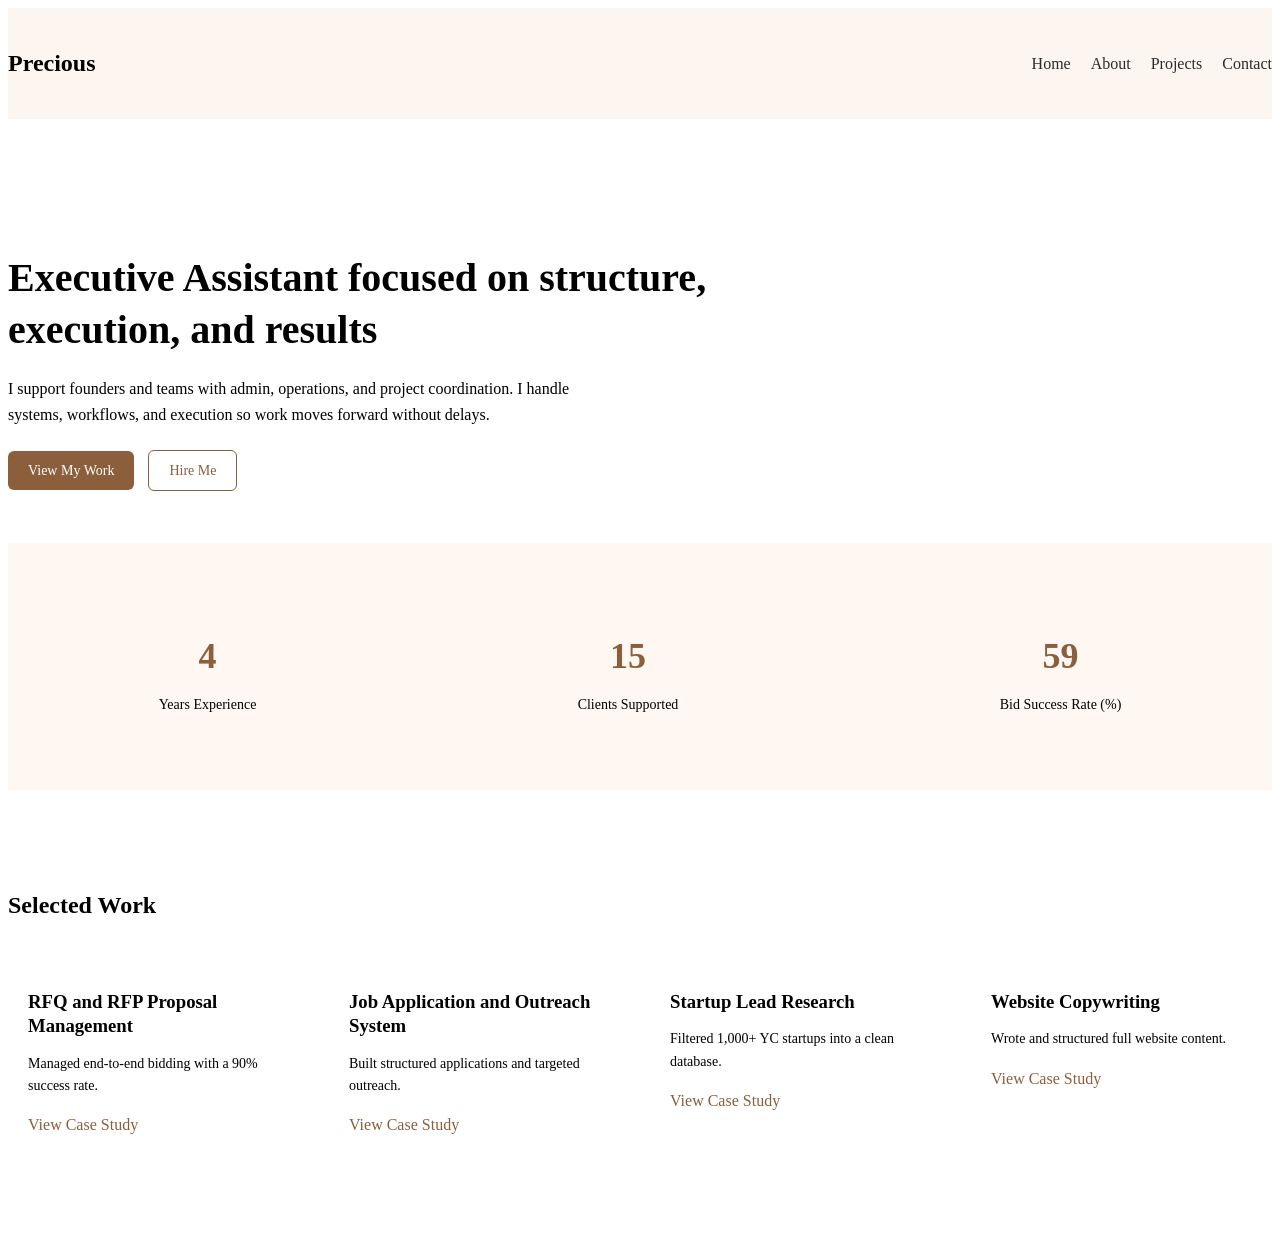
<file: index.html>
<!DOCTYPE html>
<html lang="en">
<head>
  <meta charset="UTF-8">
  <meta name="viewport" content="width=device-width, initial-scale=1.0">
  <title>Precious Chuckson | Executive Assistant</title>

  <link href="https://fonts.googleapis.com/css2?family=Montserrat:wght@300;400;600&display=swap" rel="stylesheet">
  <link rel="stylesheet" href="css/styles.css">
</head>

<body>

  <!-- NAVBAR -->
  <nav class="navbar">
    <div class="container nav-container">
      <h2 class="logo">Precious</h2>

      <ul class="nav-links">
        <li><a href="index.html">Home</a></li>
        <li><a href="about.html">About</a></li>
        <li><a href="projects.html">Projects</a></li>
        <li><a href="contact.html">Contact</a></li>
      </ul>
    </div>
  </nav>

  <!-- HERO -->
  <section class="hero">
    <div class="container hero-content">

      <h1>
        Executive Assistant focused on structure, execution, and results
      </h1>

      <p>
        I support founders and teams with admin, operations, and project coordination.
        I handle systems, workflows, and execution so work moves forward without delays.
      </p>

      <div class="hero-buttons">
        <a href="projects.html" class="btn primary">View My Work</a>
        <a href="contact.html" class="btn secondary">Hire Me</a>
      </div>

    </div>
  </section>

  <!-- STATS -->
<section class="stats">
  <div class="container stats-container">

    <div class="stat">
      <h2 class="count" data-target="4">0</h2>
      <p>Years Experience</p>
    </div>

    <div class="stat">
      <h2 class="count" data-target="15">0</h2>
      <p>Clients Supported</p>
    </div>

    <div class="stat">
      <h2 class="count" data-target="90">0</h2>
      <p>Bid Success Rate (%)</p>
    </div>

  </div>
</section>

<!-- PROJECTS PREVIEW -->
<section class="projects-preview">
  <div class="container">

    <h2>Selected Work</h2>

    <div class="projects-grid">

      <div class="project-card">
        <h3>RFQ and RFP Proposal Management</h3>
        <p>Managed end-to-end bidding with a 90% success rate.</p>
        <a href="case-studies/rfp.html">View Case Study</a>
      </div>

      <div class="project-card">
        <h3>Job Application and Outreach System</h3>
        <p>Built structured applications and targeted outreach.</p>
        <a href="case-studies/job-system.html">View Case Study</a>
      </div>

      <div class="project-card">
        <h3>Startup Lead Research</h3>
        <p>Filtered 1,000+ YC startups into a clean database.</p>
        <a href="case-studies/leads.html">View Case Study</a>
      </div>

      <div class="project-card">
        <h3>Website Copywriting</h3>
        <p>Wrote and structured full website content.</p>
        <a href="case-studies/copywriting.html">View Case Study</a>
      </div>

    </div>

  </div>
</section>

  <script src="js/script.js"></script>

</body>
</html>
</file>
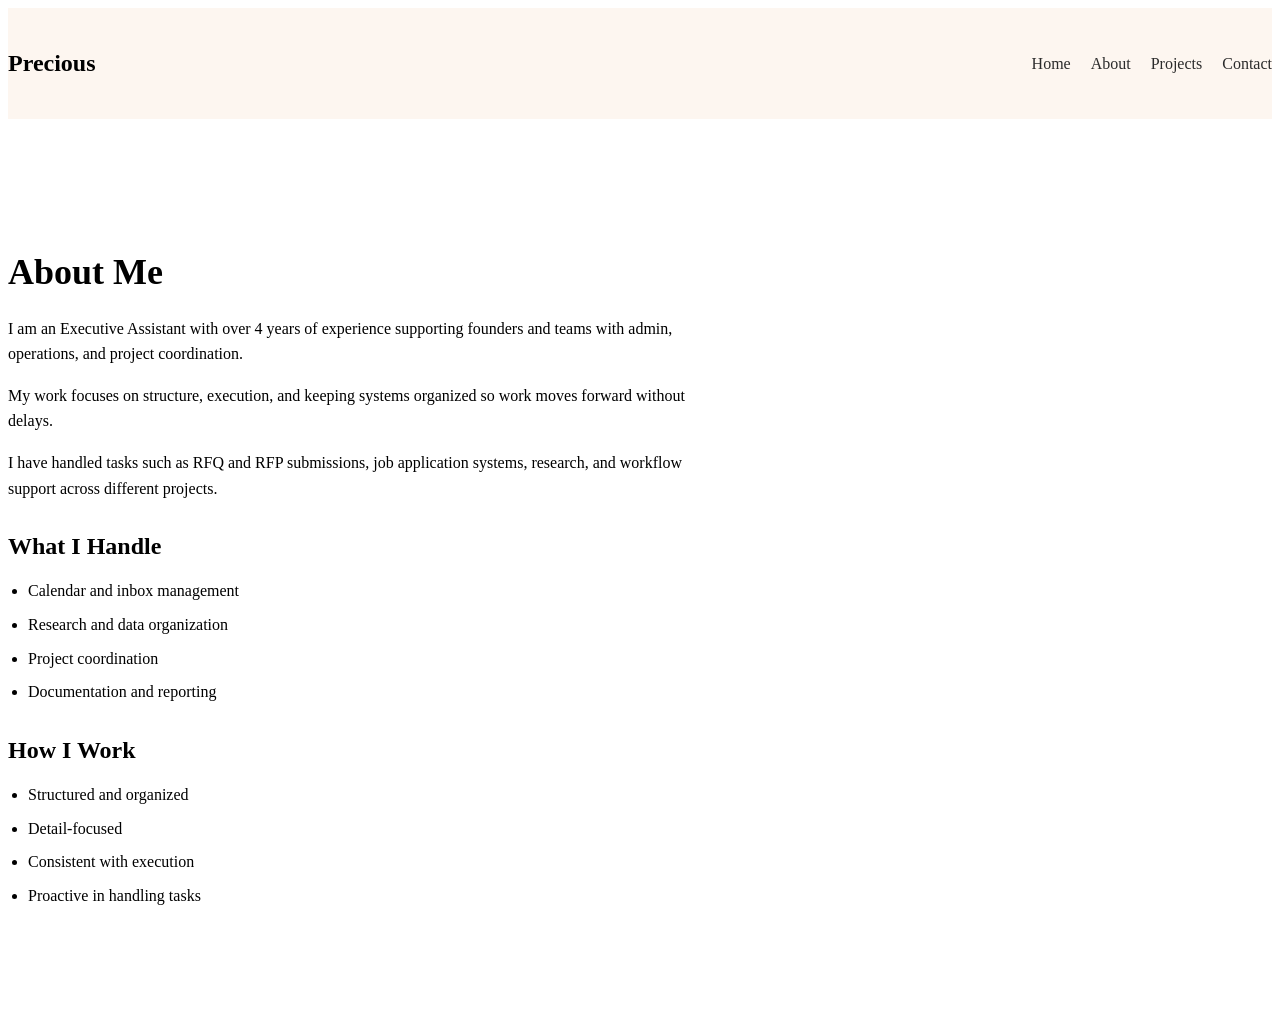
<file: about.html>
<!DOCTYPE html>
<html lang="en">
<head>
  <meta charset="UTF-8">
  <meta name="viewport" content="width=device-width, initial-scale=1.0">
  <title>About | Precious Chuckson</title>

  <link href="https://fonts.googleapis.com/css2?family=Montserrat:wght@300;400;600&display=swap" rel="stylesheet">
  <link rel="stylesheet" href="css/styles.css">
</head>

<body>

  <!-- NAVBAR -->
  <nav class="navbar">
    <div class="container nav-container">
      <h2 class="logo">Precious</h2>

      <ul class="nav-links">
        <li><a href="index.html">Home</a></li>
        <li><a href="about.html">About</a></li>
        <li><a href="projects.html">Projects</a></li>
        <li><a href="contact.html">Contact</a></li>
      </ul>
    </div>
  </nav>

  <!-- ABOUT -->
  <section class="about">
    <div class="container">

      <h1>About Me</h1>

      <p>
        I am an Executive Assistant with over 4 years of experience supporting founders and teams with admin, operations, and project coordination.
      </p>

      <p>
        My work focuses on structure, execution, and keeping systems organized so work moves forward without delays.
      </p>

      <p>
        I have handled tasks such as RFQ and RFP submissions, job application systems, research, and workflow support across different projects.
      </p>

      <h2>What I Handle</h2>
      <ul>
        <li>Calendar and inbox management</li>
        <li>Research and data organization</li>
        <li>Project coordination</li>
        <li>Documentation and reporting</li>
      </ul>

      <h2>How I Work</h2>
      <ul>
        <li>Structured and organized</li>
        <li>Detail-focused</li>
        <li>Consistent with execution</li>
        <li>Proactive in handling tasks</li>
      </ul>

    </div>
  </section>

</body>
</html>
</file>
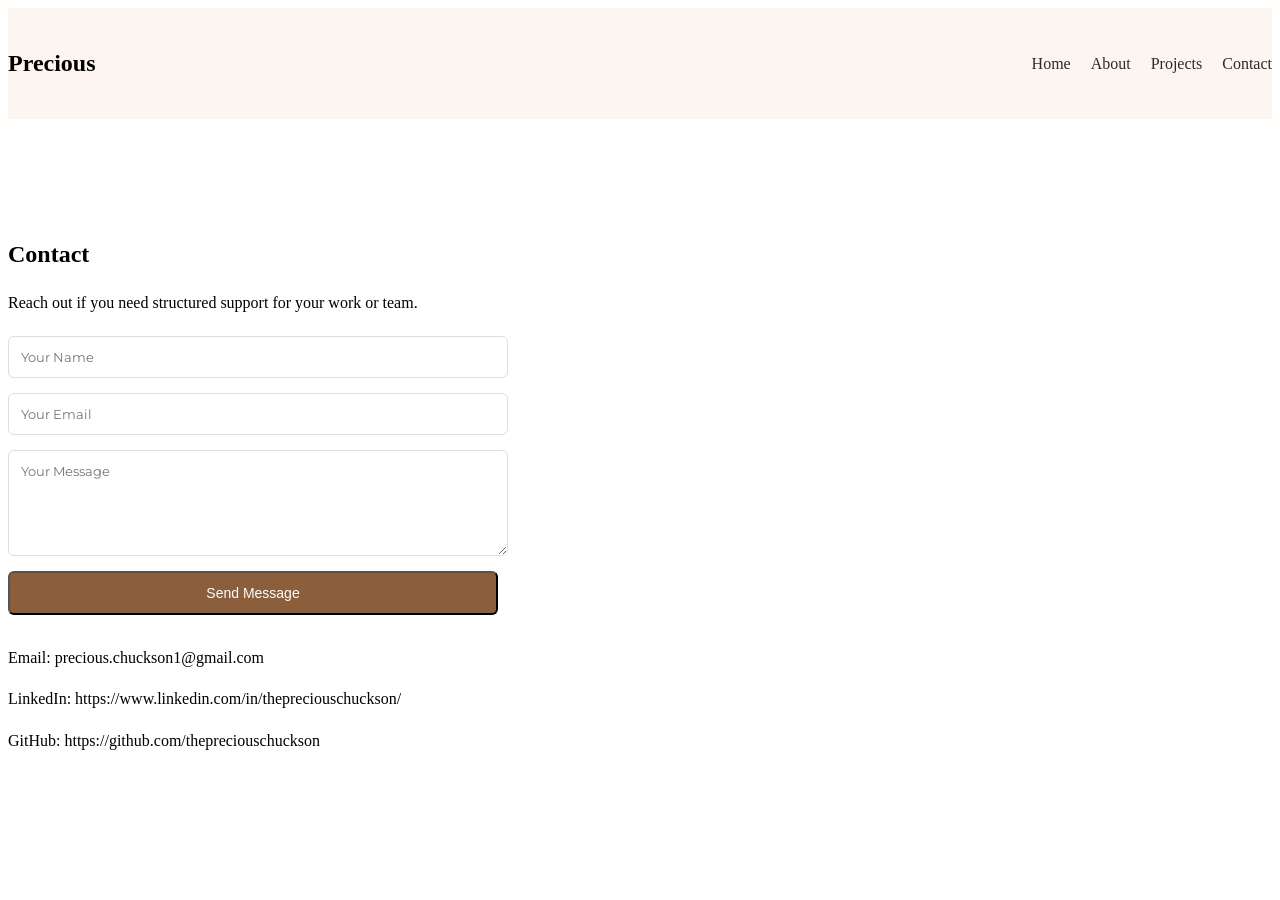
<file: contact.html>
<!DOCTYPE html>
<html lang="en">
<head>
  <meta charset="UTF-8">
  <meta name="viewport" content="width=device-width, initial-scale=1.0">
  <title>Contact | Precious Chuckson</title>

  <link href="https://fonts.googleapis.com/css2?family=Montserrat:wght@300;400;600&display=swap" rel="stylesheet">
  <link rel="stylesheet" href="css/styles.css">
</head>

<body>

  <!-- NAVBAR -->
  <nav class="navbar">
    <div class="container nav-container">
      <h2 class="logo">Precious</h2>

      <ul class="nav-links">
        <li><a href="index.html">Home</a></li>
        <li><a href="about.html">About</a></li>
        <li><a href="projects.html">Projects</a></li>
        <li><a href="contact.html">Contact</a></li>
      </ul>
    </div>
  </nav>

  <!-- CONTACT -->
  <section class="contact">
    <div class="container">

      <h1>Contact</h1>

      <p>
        Reach out if you need structured support for your work or team.
      </p>

      <form class="contact-form">
        <input type="text" placeholder="Your Name" required>
        <input type="email" placeholder="Your Email" required>
        <textarea placeholder="Your Message" rows="5" required></textarea>

        <button type="submit" class="btn primary">Send Message</button>
      </form>

      <div class="contact-links">
        <p>Email: precious.chuckson1@gmail.com</p>
        <p>LinkedIn: https://www.linkedin.com/in/thepreciouschuckson/</p>
        <p>GitHub: https://github.com/thepreciouschuckson</p>
      </div>

    </div>
  </section>

</body>
</html>
</file>
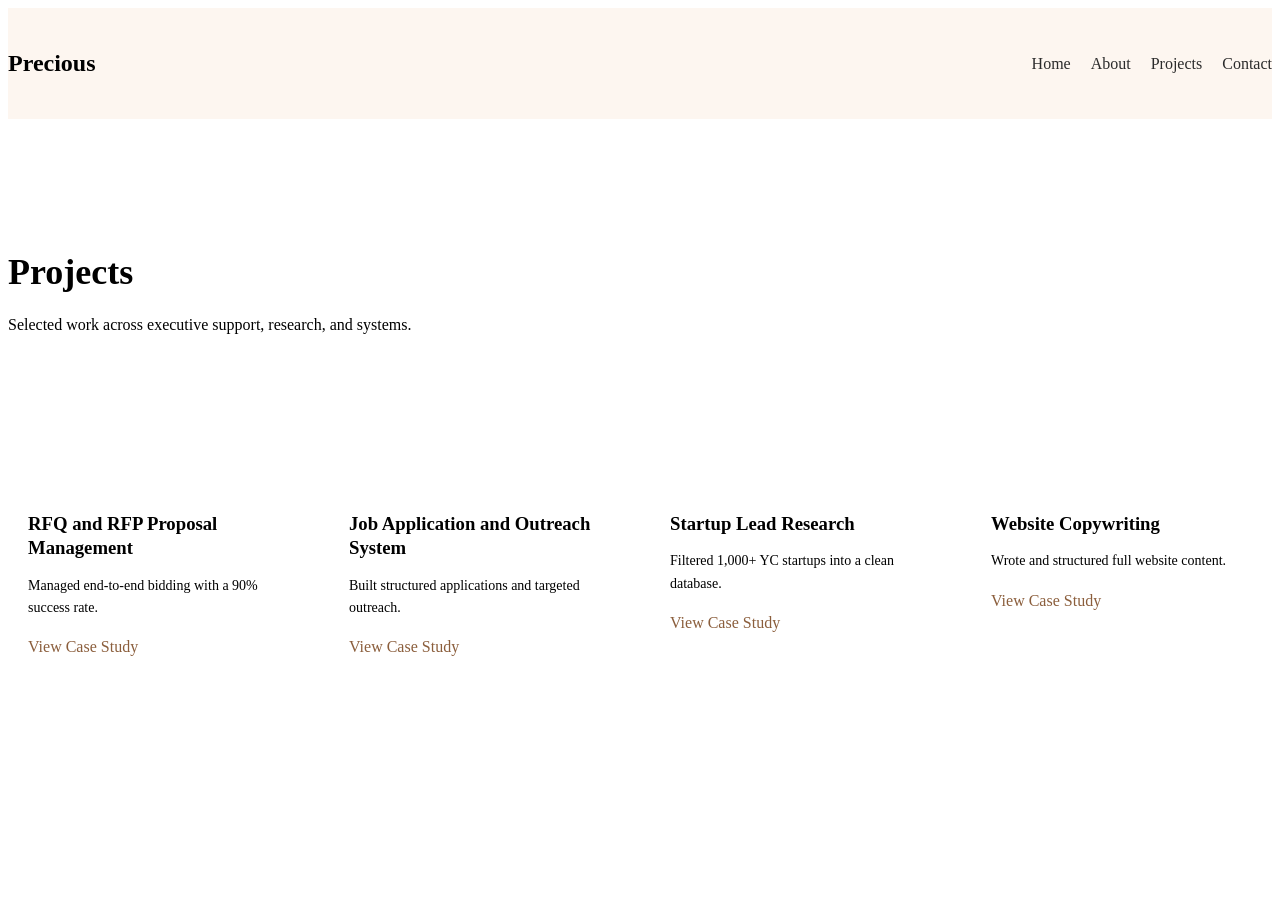
<file: projects.html>
<!DOCTYPE html>
<html lang="en">
<head>
  <meta charset="UTF-8">
  <meta name="viewport" content="width=device-width, initial-scale=1.0">
  <title>Projects | Precious Chuckson</title>

  <link href="https://fonts.googleapis.com/css2?family=Montserrat:wght@300;400;600&display=swap" rel="stylesheet">
  <link rel="stylesheet" href="css/styles.css">
</head>

<body>

  <!-- NAVBAR -->
  <nav class="navbar">
    <div class="container nav-container">
      <h2 class="logo">Precious</h2>

      <ul class="nav-links">
        <li><a href="index.html">Home</a></li>
        <li><a href="about.html">About</a></li>
        <li><a href="projects.html">Projects</a></li>
        <li><a href="contact.html">Contact</a></li>
      </ul>
    </div>
  </nav>

  <!-- HEADER -->
  <section class="projects-header">
    <div class="container">
      <h1>Projects</h1>
      <p>Selected work across executive support, research, and systems.</p>
    </div>
  </section>

  <!-- PROJECTS GRID -->
  <section class="projects-list">
    <div class="container projects-grid">

      <div class="project-card">
        <h3>RFQ and RFP Proposal Management</h3>
        <p>Managed end-to-end bidding with a 90% success rate.</p>
        <a href="case-studies/rfp.html">View Case Study</a>
      </div>

      <div class="project-card">
        <h3>Job Application and Outreach System</h3>
        <p>Built structured applications and targeted outreach.</p>
        <a href="case-studies/job-system.html">View Case Study</a>
      </div>

      <div class="project-card">
        <h3>Startup Lead Research</h3>
        <p>Filtered 1,000+ YC startups into a clean database.</p>
        <a href="case-studies/leads.html">View Case Study</a>
      </div>

      <div class="project-card">
        <h3>Website Copywriting</h3>
        <p>Wrote and structured full website content.</p>
        <a href="case-studies/copywriting.html">View Case Study</a>
      </div>

    </div>
  </section>

</body>
</html>
</file>
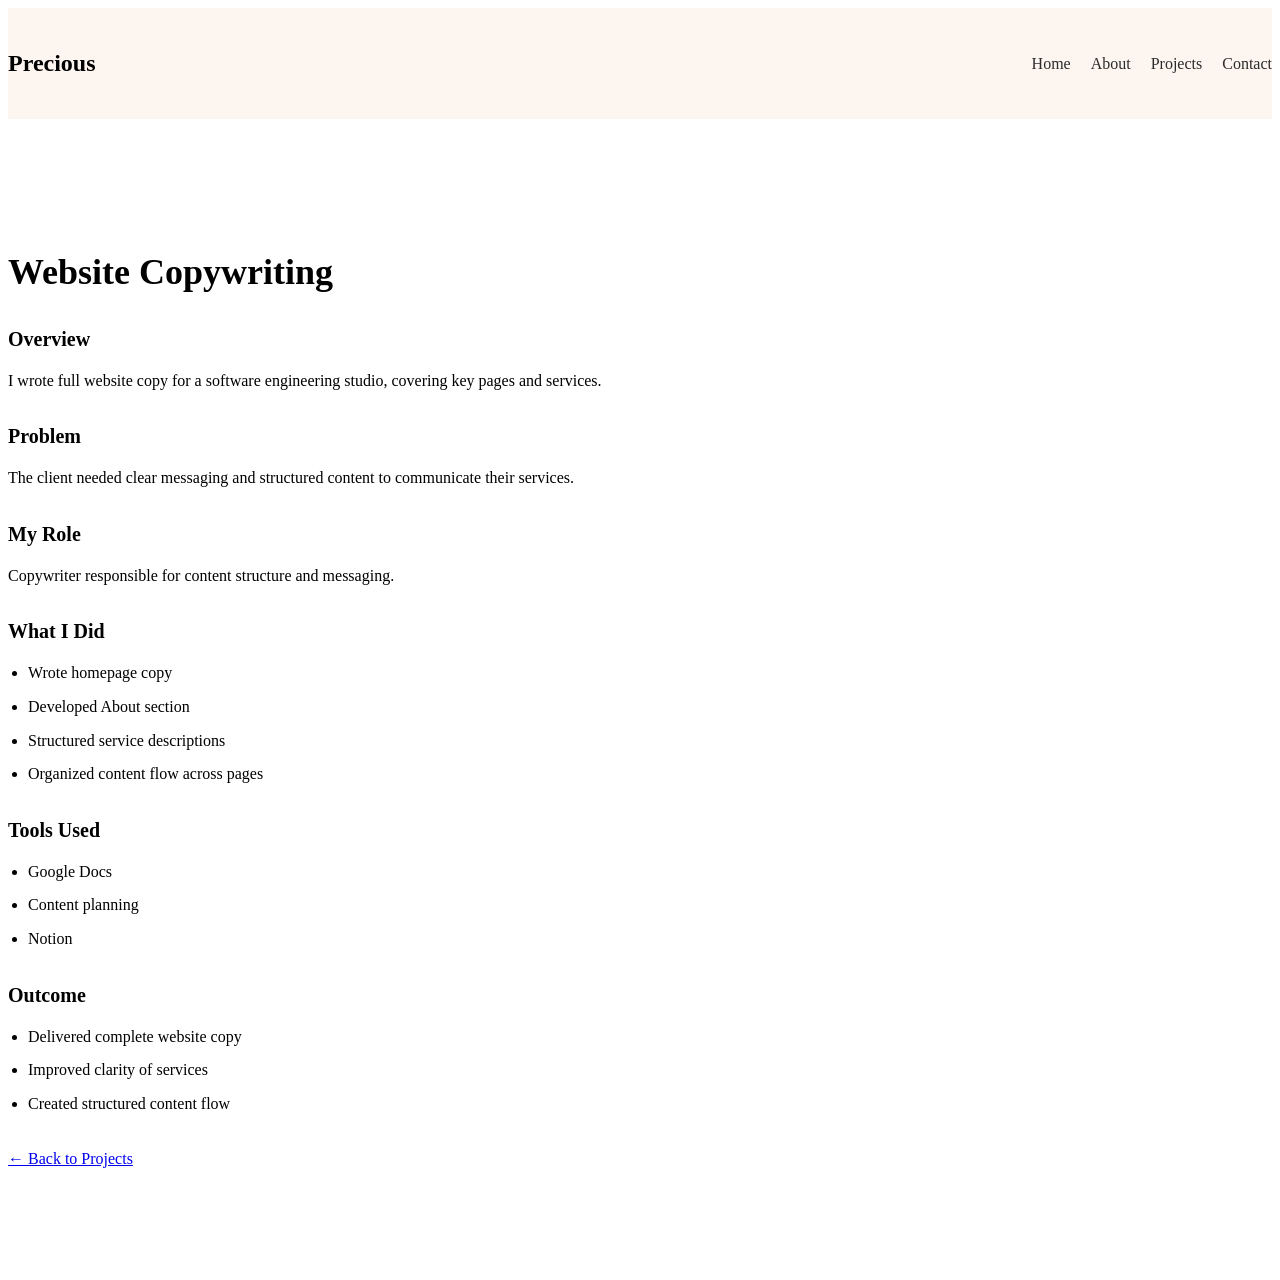
<file: case-studies/copywriting.html>
<!DOCTYPE html>
<html lang="en">
<head>
  <meta charset="UTF-8">
  <meta name="viewport" content="width=device-width, initial-scale=1.0">
  <title>Website Copywriting | Precious Chuckson</title>

  <link href="https://fonts.googleapis.com/css2?family=Montserrat:wght@300;400;600&display=swap" rel="stylesheet">
  <link rel="stylesheet" href="../css/styles.css">
</head>

<body>

<nav class="navbar">
  <div class="container nav-container">
    <h2 class="logo">Precious</h2>
    <ul class="nav-links">
      <li><a href="../index.html">Home</a></li>
      <li><a href="../about.html">About</a></li>
      <li><a href="../projects.html">Projects</a></li>
      <li><a href="../contact.html">Contact</a></li>
    </ul>
  </div>
</nav>

<section class="case-study">
  <div class="container">

    <h1>Website Copywriting</h1>

    <div class="case-section">
      <h2>Overview</h2>
      <p>I wrote full website copy for a software engineering studio, covering key pages and services.</p>
    </div>

    <div class="case-section">
      <h2>Problem</h2>
      <p>The client needed clear messaging and structured content to communicate their services.</p>
    </div>

    <div class="case-section">
      <h2>My Role</h2>
      <p>Copywriter responsible for content structure and messaging.</p>
    </div>

    <div class="case-section">
      <h2>What I Did</h2>
      <ul>
        <li>Wrote homepage copy</li>
        <li>Developed About section</li>
        <li>Structured service descriptions</li>
        <li>Organized content flow across pages</li>
      </ul>
    </div>

    <div class="case-section">
      <h2>Tools Used</h2>
      <ul>
        <li>Google Docs</li>
        <li>Content planning</li>
        <li>Notion</li>
      </ul>
    </div>

    <div class="case-section">
      <h2>Outcome</h2>
      <ul>
        <li>Delivered complete website copy</li>
        <li>Improved clarity of services</li>
        <li>Created structured content flow</li>
      </ul>
    </div>

    <a href="../projects.html">← Back to Projects</a>

  </div>
</section>

</body>
</html>
</file>
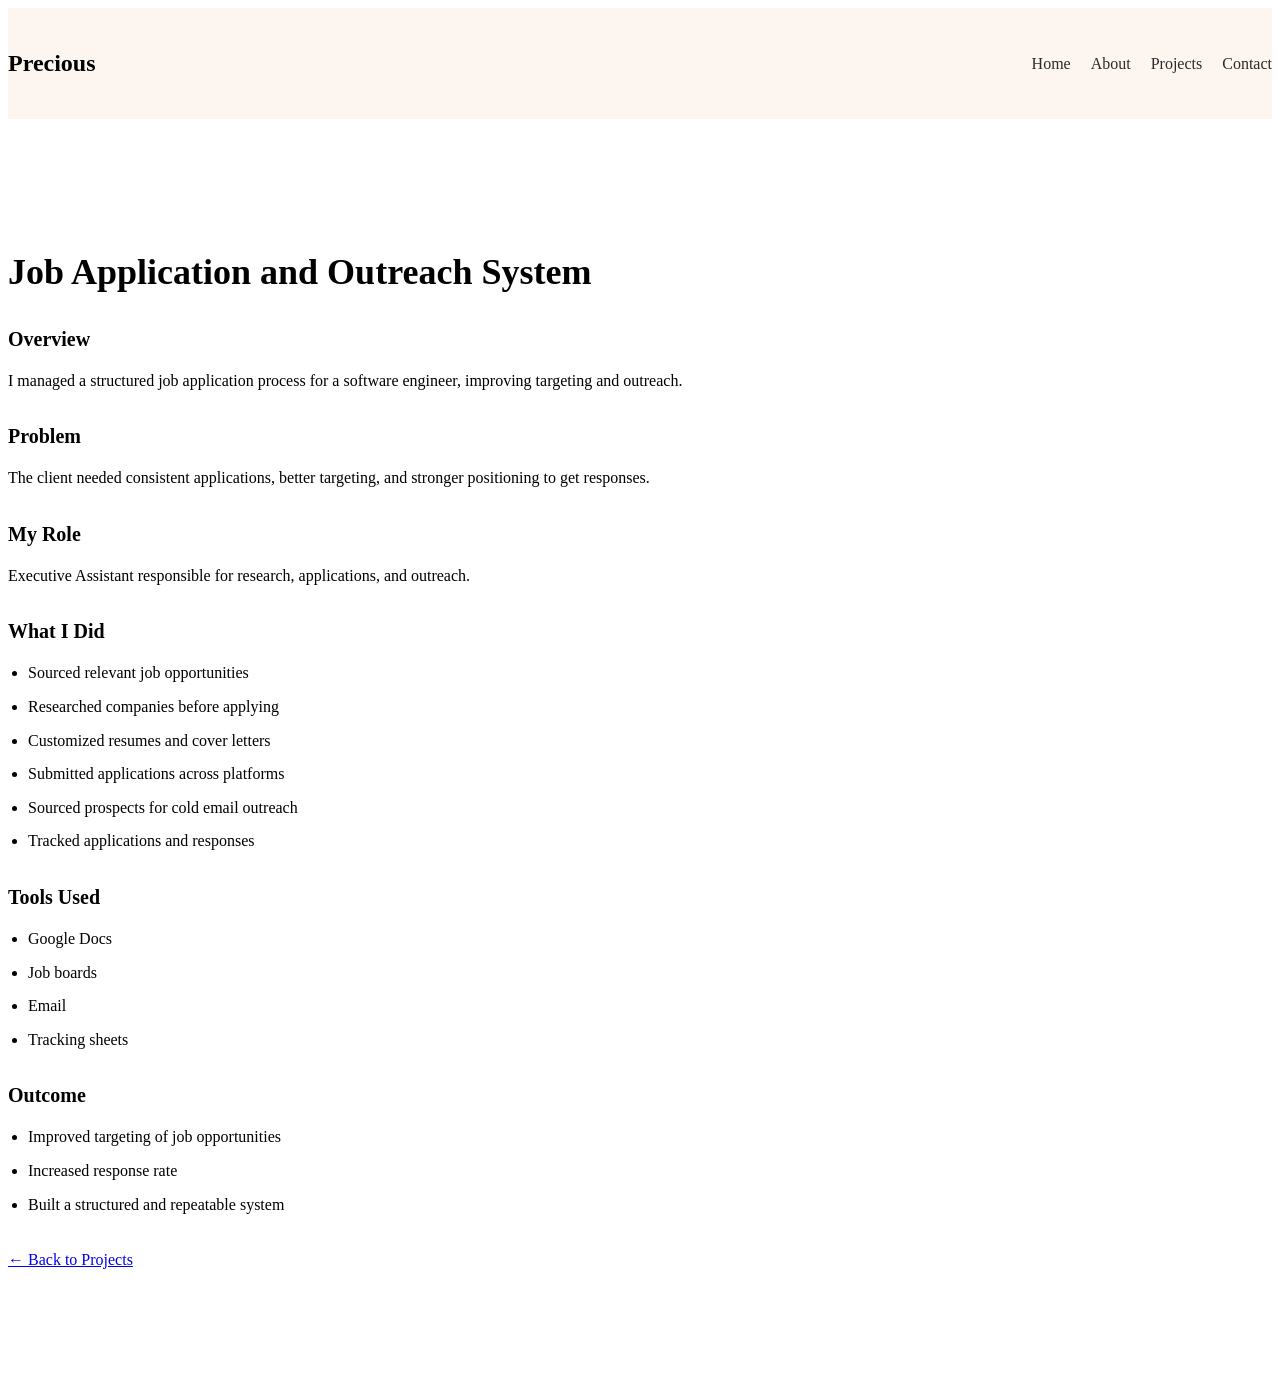
<file: case-studies/job-system.html>
<!DOCTYPE html>
<html lang="en">
<head>
  <meta charset="UTF-8">
  <meta name="viewport" content="width=device-width, initial-scale=1.0">
  <title>Job Application System | Precious Chuckson</title>

  <link href="https://fonts.googleapis.com/css2?family=Montserrat:wght@300;400;600&display=swap" rel="stylesheet">
  <link rel="stylesheet" href="../css/styles.css">
</head>

<body>

<nav class="navbar">
  <div class="container nav-container">
    <h2 class="logo">Precious</h2>
    <ul class="nav-links">
      <li><a href="../index.html">Home</a></li>
      <li><a href="../about.html">About</a></li>
      <li><a href="../projects.html">Projects</a></li>
      <li><a href="../contact.html">Contact</a></li>
    </ul>
  </div>
</nav>

<section class="case-study">
  <div class="container">

    <h1>Job Application and Outreach System</h1>

    <div class="case-section">
      <h2>Overview</h2>
      <p>I managed a structured job application process for a software engineer, improving targeting and outreach.</p>
    </div>

    <div class="case-section">
      <h2>Problem</h2>
      <p>The client needed consistent applications, better targeting, and stronger positioning to get responses.</p>
    </div>

    <div class="case-section">
      <h2>My Role</h2>
      <p>Executive Assistant responsible for research, applications, and outreach.</p>
    </div>

    <div class="case-section">
      <h2>What I Did</h2>
      <ul>
        <li>Sourced relevant job opportunities</li>
        <li>Researched companies before applying</li>
        <li>Customized resumes and cover letters</li>
        <li>Submitted applications across platforms</li>
        <li>Sourced prospects for cold email outreach</li>
        <li>Tracked applications and responses</li>
      </ul>
    </div>

    <div class="case-section">
      <h2>Tools Used</h2>
      <ul>
        <li>Google Docs</li>
        <li>Job boards</li>
        <li>Email</li>
        <li>Tracking sheets</li>
      </ul>
    </div>

    <div class="case-section">
      <h2>Outcome</h2>
      <ul>
        <li>Improved targeting of job opportunities</li>
        <li>Increased response rate</li>
        <li>Built a structured and repeatable system</li>
      </ul>
    </div>

    <a href="../projects.html">← Back to Projects</a>

  </div>
</section>

</body>
</html>
</file>
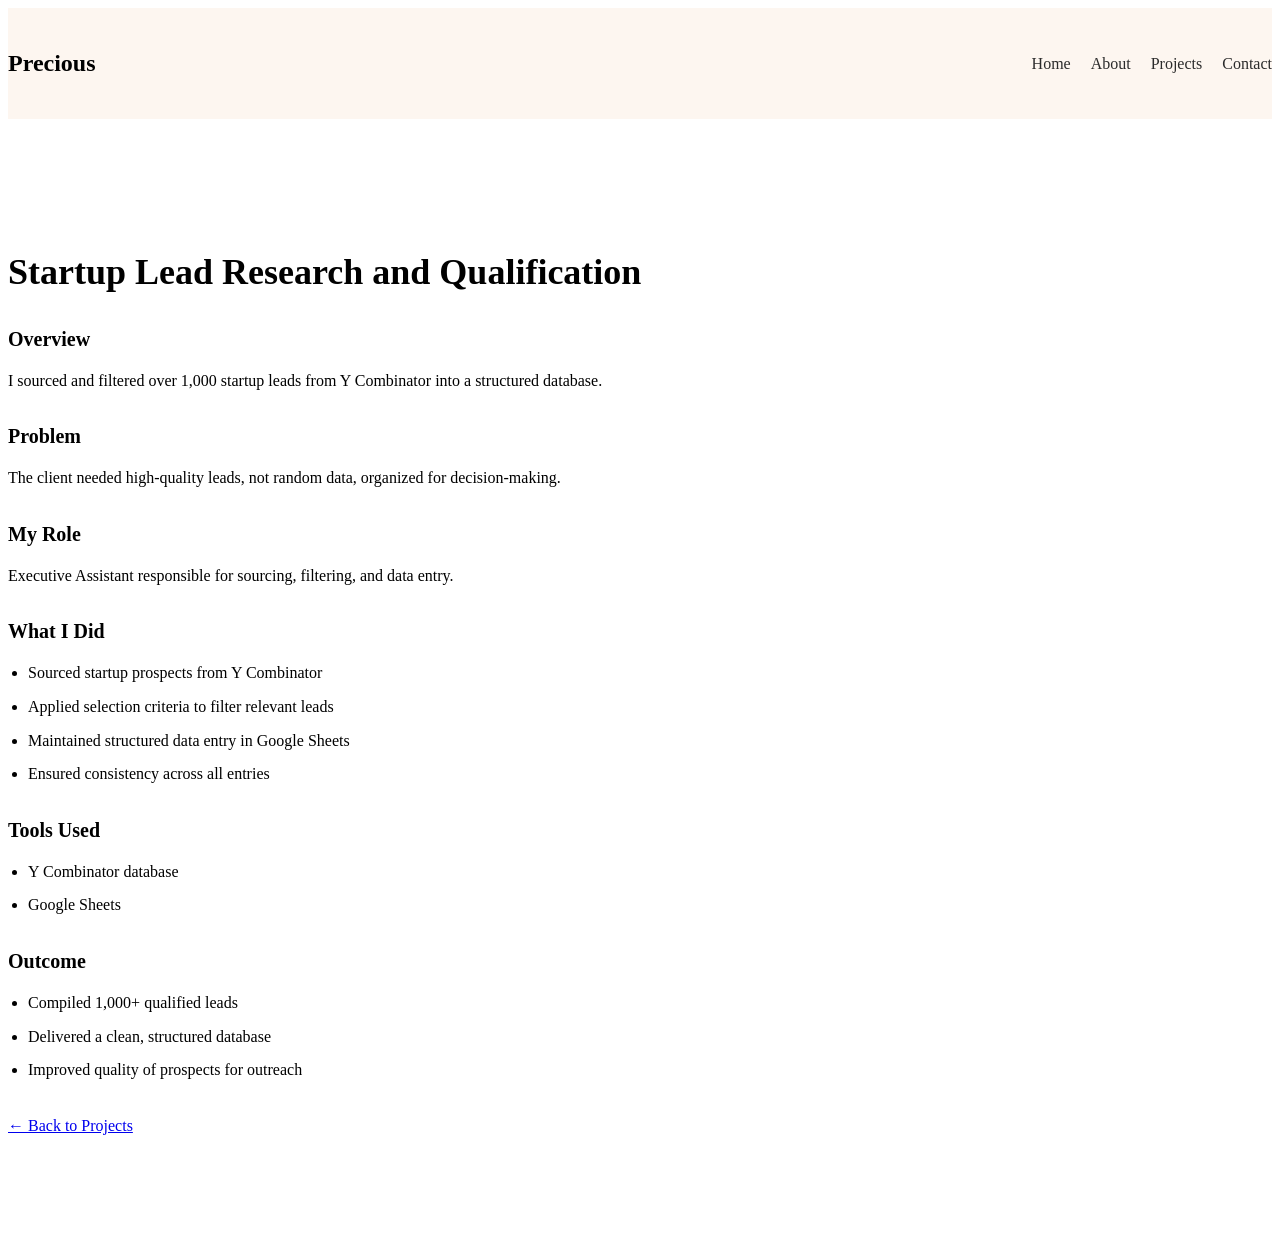
<file: case-studies/leads.html>
<!DOCTYPE html>
<html lang="en">
<head>
  <meta charset="UTF-8">
  <meta name="viewport" content="width=device-width, initial-scale=1.0">
  <title>Lead Research | Precious Chuckson</title>

  <link href="https://fonts.googleapis.com/css2?family=Montserrat:wght@300;400;600&display=swap" rel="stylesheet">
  <link rel="stylesheet" href="../css/styles.css">
</head>

<body>

<nav class="navbar">
  <div class="container nav-container">
    <h2 class="logo">Precious</h2>
    <ul class="nav-links">
      <li><a href="../index.html">Home</a></li>
      <li><a href="../about.html">About</a></li>
      <li><a href="../projects.html">Projects</a></li>
      <li><a href="../contact.html">Contact</a></li>
    </ul>
  </div>
</nav>

<section class="case-study">
  <div class="container">

    <h1>Startup Lead Research and Qualification</h1>

    <div class="case-section">
      <h2>Overview</h2>
      <p>I sourced and filtered over 1,000 startup leads from Y Combinator into a structured database.</p>
    </div>

    <div class="case-section">
      <h2>Problem</h2>
      <p>The client needed high-quality leads, not random data, organized for decision-making.</p>
    </div>

    <div class="case-section">
      <h2>My Role</h2>
      <p>Executive Assistant responsible for sourcing, filtering, and data entry.</p>
    </div>

    <div class="case-section">
      <h2>What I Did</h2>
      <ul>
        <li>Sourced startup prospects from Y Combinator</li>
        <li>Applied selection criteria to filter relevant leads</li>
        <li>Maintained structured data entry in Google Sheets</li>
        <li>Ensured consistency across all entries</li>
      </ul>
    </div>

    <div class="case-section">
      <h2>Tools Used</h2>
      <ul>
        <li>Y Combinator database</li>
        <li>Google Sheets</li>
      </ul>
    </div>

    <div class="case-section">
      <h2>Outcome</h2>
      <ul>
        <li>Compiled 1,000+ qualified leads</li>
        <li>Delivered a clean, structured database</li>
        <li>Improved quality of prospects for outreach</li>
      </ul>
    </div>

    <a href="../projects.html">← Back to Projects</a>

  </div>
</section>

</body>
</html>
</file>
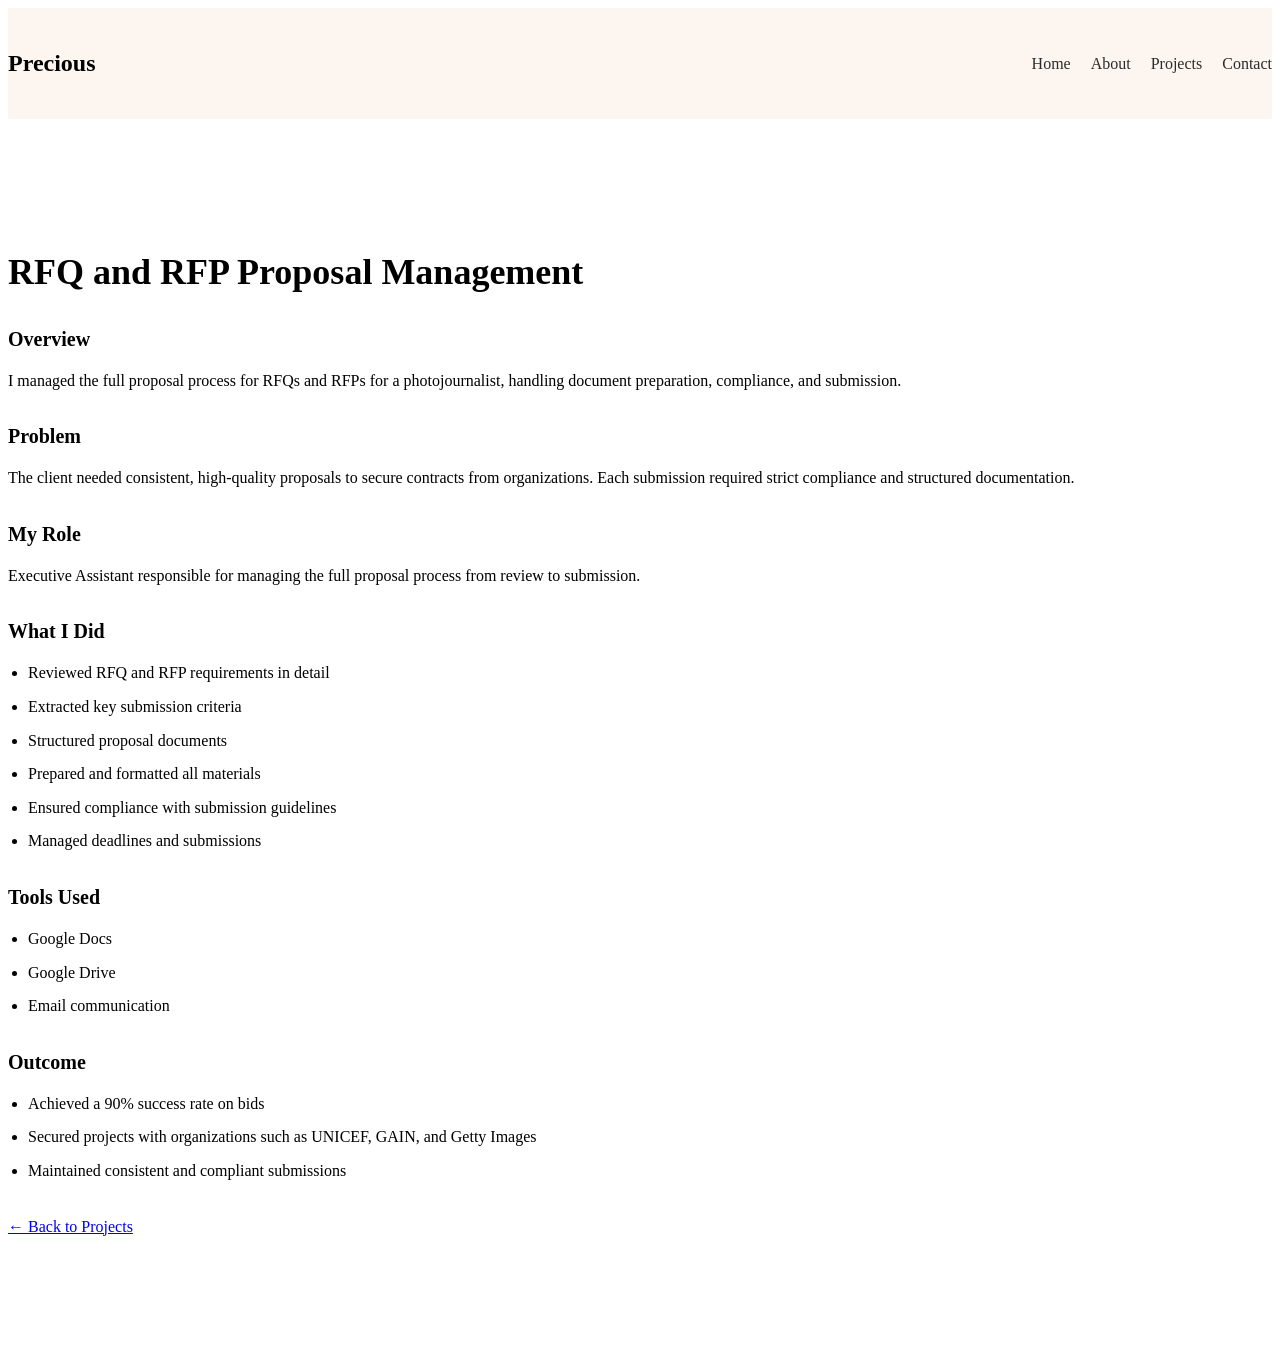
<file: case-studies/rfp.html>
<!DOCTYPE html>
<html lang="en">
<head>
  <meta charset="UTF-8">
  <meta name="viewport" content="width=device-width, initial-scale=1.0">
  <title>RFQ/RFP Case Study | Precious Chuckson</title>

  <link href="https://fonts.googleapis.com/css2?family=Montserrat:wght@300;400;600&display=swap" rel="stylesheet">
  <link rel="stylesheet" href="../css/styles.css">
</head>

<body>

  <!-- NAVBAR -->
  <nav class="navbar">
    <div class="container nav-container">
      <h2 class="logo">Precious</h2>

      <ul class="nav-links">
        <li><a href="../index.html">Home</a></li>
        <li><a href="../about.html">About</a></li>
        <li><a href="../projects.html">Projects</a></li>
        <li><a href="../contact.html">Contact</a></li>
      </ul>
    </div>
  </nav>

  <!-- CASE STUDY -->
  <section class="case-study">
    <div class="container">

      <h1>RFQ and RFP Proposal Management</h1>

      <div class="case-section">
        <h2>Overview</h2>
        <p>
          I managed the full proposal process for RFQs and RFPs for a photojournalist, handling document preparation, compliance, and submission.
        </p>
      </div>

      <div class="case-section">
        <h2>Problem</h2>
        <p>
          The client needed consistent, high-quality proposals to secure contracts from organizations. 
          Each submission required strict compliance and structured documentation.
        </p>
      </div>

      <div class="case-section">
        <h2>My Role</h2>
        <p>
          Executive Assistant responsible for managing the full proposal process from review to submission.
        </p>
      </div>

      <div class="case-section">
        <h2>What I Did</h2>
        <ul>
          <li>Reviewed RFQ and RFP requirements in detail</li>
          <li>Extracted key submission criteria</li>
          <li>Structured proposal documents</li>
          <li>Prepared and formatted all materials</li>
          <li>Ensured compliance with submission guidelines</li>
          <li>Managed deadlines and submissions</li>
        </ul>
      </div>

      <div class="case-section">
        <h2>Tools Used</h2>
        <ul>
          <li>Google Docs</li>
          <li>Google Drive</li>
          <li>Email communication</li>
        </ul>
      </div>

      <div class="case-section">
        <h2>Outcome</h2>
        <ul>
          <li>Achieved a 90% success rate on bids</li>
          <li>Secured projects with organizations such as UNICEF, GAIN, and Getty Images</li>
          <li>Maintained consistent and compliant submissions</li>
        </ul>
      </div>

      <a href="../projects.html">← Back to Projects</a>

    </div>
  </section>

</body>
</html>
</file>
<file: css/styles.css>
/* NAVBAR */

.navbar {
  padding: 20px 0;
  background-color: #fdf6f0;
}

.nav-container {
  display: flex;
  justify-content: space-between;
  align-items: center;
}

.logo {
  font-weight: 600;
}

.nav-links {
  list-style: none;
  display: flex;
  gap: 20px;
}

.nav-links a {
  text-decoration: none;
  color: #2b2b2b;
  font-weight: 500;
}

.nav-links a:hover {
  color: #8b5e3c;
}


/* HERO */

.hero {
  padding: 80px 0;
}

.hero-content {
  max-width: 700px;
}

.hero h1 {
  font-size: 36px;
  margin-bottom: 20px;
}

.hero p {
  font-size: 16px;
  margin-bottom: 30px;
  line-height: 1.6;
}


/* BUTTONS */

.btn {
  padding: 12px 20px;
  text-decoration: none;
  border-radius: 6px;
  font-size: 14px;
}

.primary {
  background-color: #8b5e3c;
  color: white;
  margin-right: 10px;
}

.secondary {
  border: 1px solid #8b5e3c;
  color: #8b5e3c;
}

.primary:hover {
  opacity: 0.9;
}

.secondary:hover {
  background-color: #8b5e3c;
  color: white;
}

/* STATS */

.stats {
  padding: 60px 0;
  background-color: #fff8f2;
}

.stats-container {
  display: flex;
  justify-content: space-between;
  text-align: center;
}

.stat h2 {
  font-size: 32px;
  color: #8b5e3c;
  margin-bottom: 10px;
}

.stat p {
  font-size: 14px;
}

/* PROJECTS PREVIEW */

.projects-preview {
  padding: 80px 0;
}

.projects-preview h2 {
  margin-bottom: 30px;
}

.projects-grid {
  display: grid;
  grid-template-columns: repeat(2, 1fr);
  gap: 20px;
}

.project-card {
  padding: 20px;
  background-color: #ffffff;
  border-radius: 8px;
  transition: 0.3s ease;
}

.project-card h3 {
  margin-bottom: 10px;
}

.project-card p {
  font-size: 14px;
  margin-bottom: 15px;
}

.project-card a {
  text-decoration: none;
  color: #8b5e3c;
  font-weight: 500;
}

.project-card:hover {
  transform: translateY(-5px);
}

body {
  line-height: 1.6;
}

h1, h2, h3 {
  line-height: 1.3;
}

section {
  padding: 80px 0;
}

.hero {
  padding: 100px 0 60px;
}

.hero h1 {
  font-size: 40px;
  margin-bottom: 20px;
}

.hero p {
  font-size: 16px;
  max-width: 600px;
  margin-bottom: 30px;
}

.stats-container {
  display: flex;
  justify-content: space-around;
  gap: 20px;
}

.stat h2 {
  font-size: 36px;
}

.projects-grid {
  display: grid;
  grid-template-columns: repeat(auto-fit, minmax(250px, 1fr));
  gap: 20px;
}

/* PROJECTS PAGE */

.projects-header {
  padding: 100px 0 40px;
}

.projects-header h1 {
  font-size: 36px;
  margin-bottom: 10px;
}

.projects-list {
  padding-bottom: 80px;
}

/* CASE STUDY */

.case-study {
  padding: 100px 0;
}

.case-study h1 {
  font-size: 36px;
  margin-bottom: 30px;
}

.case-section {
  margin-bottom: 30px;
}

.case-section h2 {
  font-size: 20px;
  margin-bottom: 10px;
}

.case-section ul {
  padding-left: 20px;
}

.case-section li {
  margin-bottom: 8px;
}

/* ABOUT */

.about {
  padding: 100px 0;
}

.about h1 {
  font-size: 36px;
  margin-bottom: 20px;
}

.about p {
  margin-bottom: 15px;
  max-width: 700px;
}

.about h2 {
  margin-top: 30px;
  margin-bottom: 10px;
}

.about ul {
  padding-left: 20px;
}

.about li {
  margin-bottom: 8px;
}

/* CONTACT */

.contact {
  padding: 100px 0;
}

.contact p {
  margin-bottom: 20px;
}

.contact-form {
  max-width: 500px;
  display: flex;
  flex-direction: column;
  gap: 15px;
  margin-bottom: 30px;
}

.contact-form input,
.contact-form textarea {
  padding: 12px;
  border: 1px solid #ddd;
  border-radius: 6px;
  font-family: 'Montserrat', sans-serif;
}

.contact-links p {
  margin-bottom: 8px;
}
</file>
